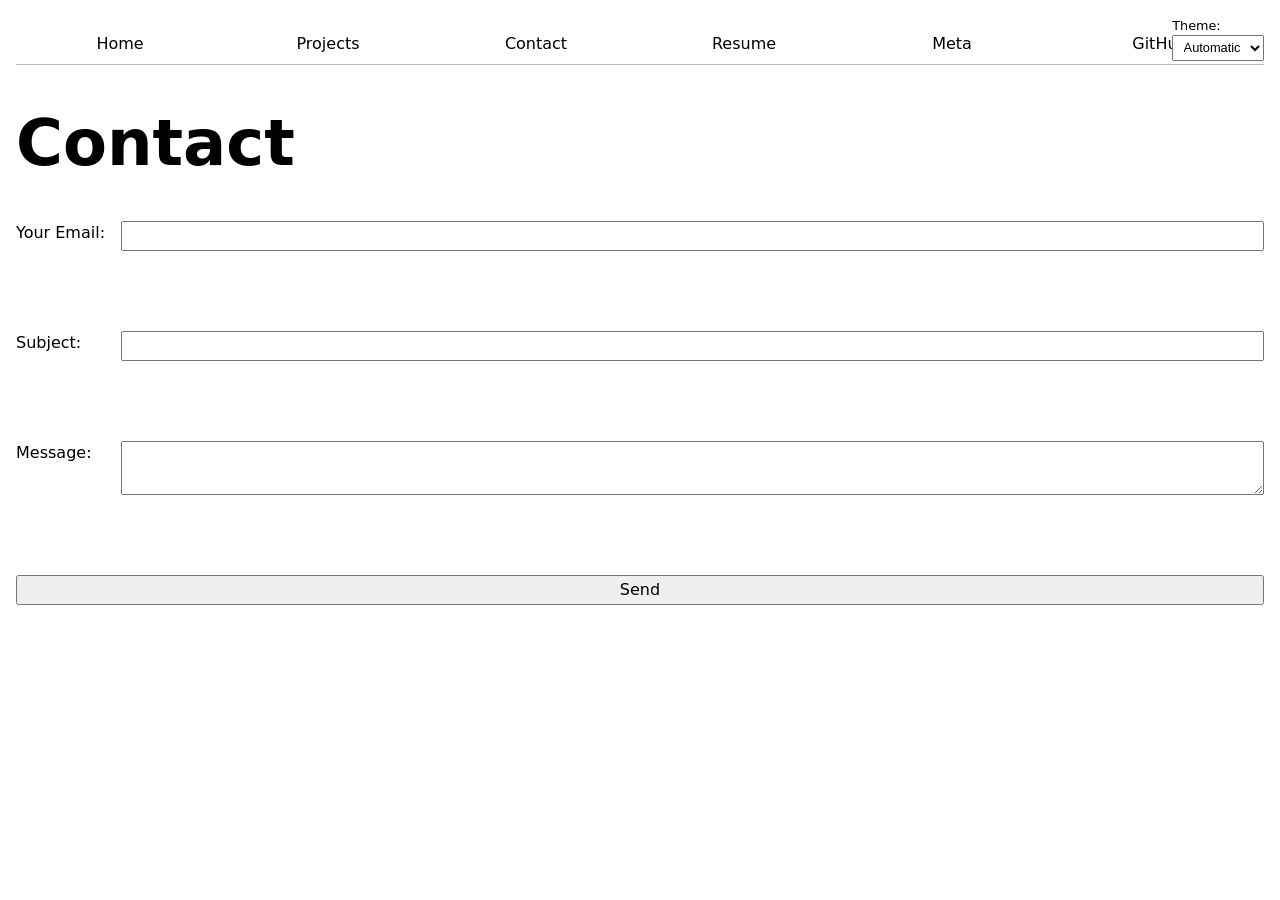
<file: contact/index.html>
<!DOCTYPE html>
<html lang="en">
<head>
    <meta charset="UTF-8">
    <meta name="viewport" content="width=device-width, initial-scale=1.0">
    <title>Contact</title>
    <link rel="stylesheet" href="../style.css">
    <script type="module" src="../global.js"></script>
</head>
<body>

    

    <h1>Contact</h1>

    <form action="mailto:YOUR_EMAIL@gmail.com" method="POST" enctype="text/plain">

        <label>
            Your Email:
            <input name="email" type="email">
        </label>

        <br><br>

        <label>
            Subject:
            <input name="subject">
        </label>

        <br><br>

        <label>
            Message:
            <textarea name="body"></textarea>
        </label>

        <br><br>

        <button>Send</button>

    </form>

</body>
</html>
</file>
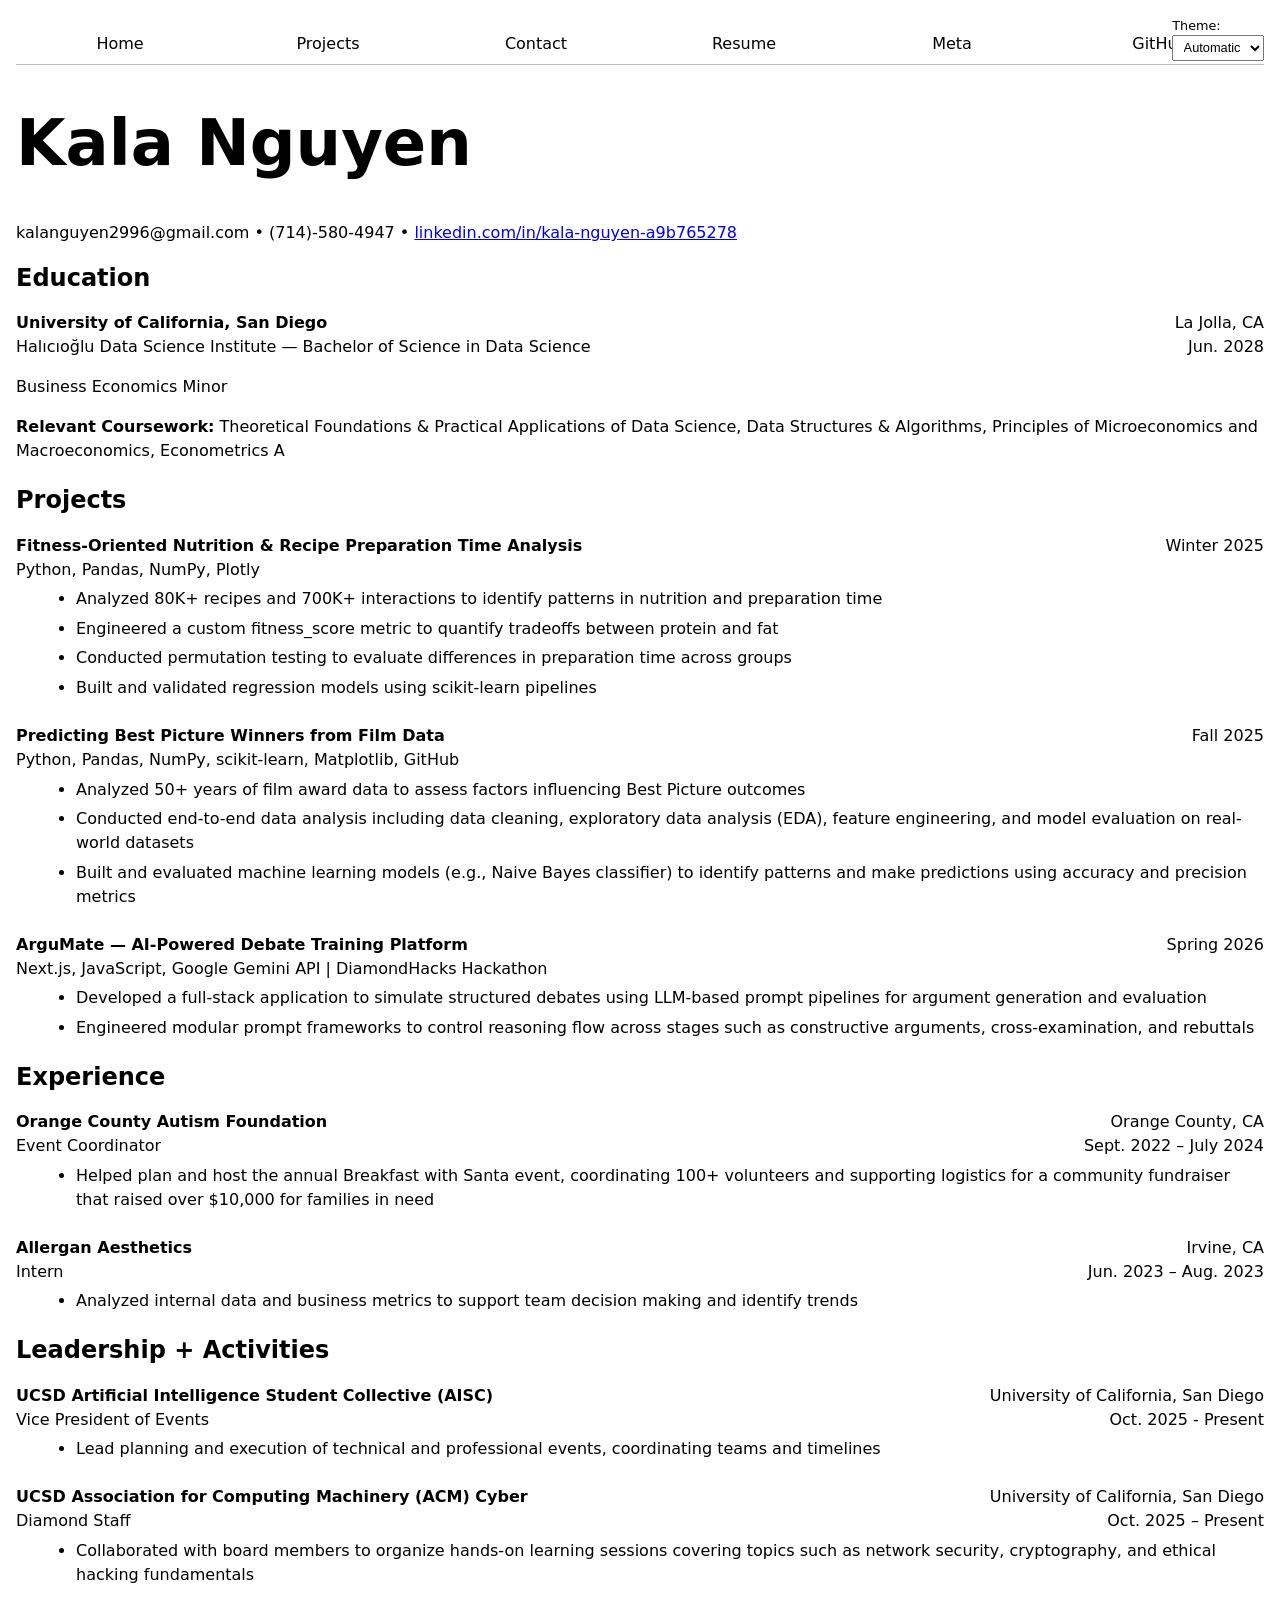
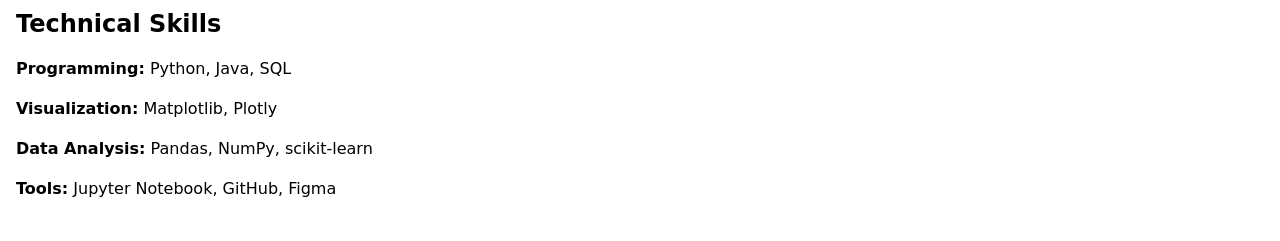
<file: resume/index.html>
<!DOCTYPE html>
<html lang="en">
<head>
    <meta charset="UTF-8">
    <meta name="viewport" content="width=device-width, initial-scale=1.0">
    <title>Kala Nguyen: Resume</title>
    <link rel="stylesheet" href="../style.css">
    <script type="module" src="../global.js"></script>
</head>
<body>

    

    <h1>Kala Nguyen</h1>
    <p>
        kalanguyen2996@gmail.com • (714)-580-4947 •
        <a href="https://linkedin.com/in/kala-nguyen-a9b765278" target="_blank">linkedin.com/in/kala-nguyen-a9b765278</a>
    </p>

    <section>
        <h2>Education</h2>
        <div class="resume-item">
            <div class="resume-header">
                <div>
                    <p><strong>University of California, San Diego</strong></p>
                    <p class="subtitle">Halıcıoğlu Data Science Institute — Bachelor of Science in Data Science</p>
                </div>
                <div class="resume-meta">
                    <p>La Jolla, CA</p>
                    <p>Jun. 2028</p>
                </div>
            </div>
            <p>Business Economics Minor</p>
            <p>
                <strong>Relevant Coursework:</strong> Theoretical Foundations &amp; Practical Applications of Data Science,
                Data Structures &amp; Algorithms, Principles of Microeconomics and Macroeconomics, Econometrics A
            </p>
        </div>
    </section>

    <section>
        <h2>Projects</h2>

        <div class="resume-item">
            <div class="resume-header">
                <div>
                    <p><strong>Fitness-Oriented Nutrition &amp; Recipe Preparation Time Analysis</strong></p>
                    <p class="subtitle">Python, Pandas, NumPy, Plotly</p>
                </div>
                <div class="resume-meta">
                    <p>Winter 2025</p>
                </div>
            </div>
            <ul>
                <li>Analyzed 80K+ recipes and 700K+ interactions to identify patterns in nutrition and preparation time</li>
                <li>Engineered a custom fitness_score metric to quantify tradeoffs between protein and fat</li>
                <li>Conducted permutation testing to evaluate differences in preparation time across groups</li>
                <li>Built and validated regression models using scikit-learn pipelines</li>
            </ul>
        </div>

        <div class="resume-item">
            <div class="resume-header">
                <div>
                    <p><strong>Predicting Best Picture Winners from Film Data</strong></p>
                    <p class="subtitle">Python, Pandas, NumPy, scikit-learn, Matplotlib, GitHub</p>
                </div>
                <div class="resume-meta">
                    <p>Fall 2025</p>
                </div>
            </div>
            <ul>
                <li>Analyzed 50+ years of film award data to assess factors influencing Best Picture outcomes</li>
                <li>Conducted end-to-end data analysis including data cleaning, exploratory data analysis (EDA), feature engineering, and model evaluation on real-world datasets</li>
                <li>Built and evaluated machine learning models (e.g., Naive Bayes classifier) to identify patterns and make predictions using accuracy and precision metrics</li>
            </ul>
        </div>

        <div class="resume-item">
            <div class="resume-header">
                <div>
                    <p><strong>ArguMate — AI-Powered Debate Training Platform</strong></p>
                    <p class="subtitle">Next.js, JavaScript, Google Gemini API | DiamondHacks Hackathon</p>
                </div>
                <div class="resume-meta">
                    <p>Spring 2026</p>
                </div>
            </div>
            <ul>
                <li>Developed a full-stack application to simulate structured debates using LLM-based prompt pipelines for argument generation and evaluation</li>
                <li>Engineered modular prompt frameworks to control reasoning flow across stages such as constructive arguments, cross-examination, and rebuttals</li>
            </ul>
        </div>
    </section>

    <section>
        <h2>Experience</h2>

        <div class="resume-item">
            <div class="resume-header">
                <div>
                    <p><strong>Orange County Autism Foundation</strong></p>
                    <p class="subtitle">Event Coordinator</p>
                </div>
                <div class="resume-meta">
                    <p>Orange County, CA</p>
                    <p>Sept. 2022 – July 2024</p>
                </div>
            </div>
            <ul>
                <li>Helped plan and host the annual Breakfast with Santa event, coordinating 100+ volunteers and supporting logistics for a community fundraiser that raised over $10,000 for families in need</li>
            </ul>
        </div>

        <div class="resume-item">
            <div class="resume-header">
                <div>
                    <p><strong>Allergan Aesthetics</strong></p>
                    <p class="subtitle">Intern</p>
                </div>
                <div class="resume-meta">
                    <p>Irvine, CA</p>
                    <p>Jun. 2023 – Aug. 2023</p>
                </div>
            </div>
            <ul>
                <li>Analyzed internal data and business metrics to support team decision making and identify trends</li>
            </ul>
        </div>
    </section>

    <section>
        <h2>Leadership + Activities</h2>

        <div class="resume-item">
            <div class="resume-header">
                <div>
                    <p><strong>UCSD Artificial Intelligence Student Collective (AISC)</strong></p>
                    <p class="subtitle">Vice President of Events</p>
                </div>
                <div class="resume-meta">
                    <p>University of California, San Diego</p>
                    <p>Oct. 2025 - Present</p>
                </div>
            </div>
            <ul>
                <li>Lead planning and execution of technical and professional events, coordinating teams and timelines</li>
            </ul>
        </div>

        <div class="resume-item">
            <div class="resume-header">
                <div>
                    <p><strong>UCSD Association for Computing Machinery (ACM) Cyber</strong></p>
                    <p class="subtitle">Diamond Staff</p>
                </div>
                <div class="resume-meta">
                    <p>University of California, San Diego</p>
                    <p>Oct. 2025 – Present</p>
                </div>
            </div>
            <ul>
                <li>Collaborated with board members to organize hands-on learning sessions covering topics such as network security, cryptography, and ethical hacking fundamentals</li>
            </ul>
        </div>
    </section>

    <section>
        <h2>Technical Skills</h2>
        <p><strong>Programming:</strong> Python, Java, SQL</p>
        <p><strong>Visualization:</strong> Matplotlib, Plotly</p>
        <p><strong>Data Analysis:</strong> Pandas, NumPy, scikit-learn</p>
        <p><strong>Tools:</strong> Jupyter Notebook, GitHub, Figma</p>
    </section>

</body>
</html>
</file>
<file: style.css>
:root{
  /* Define color palette using OKLCH color space */
   --color-accent: oklch(65% 50% 0);
}
html{
  accent-color: var(--color-accent);
  color-scheme: light dark;
}

body {
  /* Set line height to 1.5 times the font size
	   and use the OS’s UI font as the website font
	 */
  font: 100%/1.5 system-ui;
  max-width: 60inch;
  margin-inline:auto;
  padding: 1rem;
}
  nav {
  display: flex;
  margin-bottom: 1rem;
  border-bottom: 1px solid oklch(80% 3% 200);
  --border-color: oklch(50% 10% 200 / 40%);

}

/* Make all links take equal space */
nav a {
  flex: 1;
  color: inherit;
  text-align: center;
  text-decoration: none;
  padding: 0.5rem;
  
}

/* Style current page */
nav a.current {
  font-weight: bold;
  border-bottom:0.4em solid oklch(70% 4% 200);
  padding-bottom:0.1rem;
}
nav a:hover{
  border-bottom:0.4em solid var(--color-accent);
  padding-bottom:0.1rem;
  background-color: color-mix(in oklch, var(--color-accent), canvas 85%);
}
form {
  display: grid;
  grid-template-columns: auto 1fr;
  gap: 1em;
}

/* Make inputs take full width */
input,
textarea {
  width: 100%;
  box-sizing: border-box;
}
input,textarea, button {
  font: inherit;
}
/* Add spacing around labels */
label {
  display:grid;
  grid-template-columns: subgrid;
  grid-column: 1 / -1;
}
button{
  grid-column: 1 / -1;
}
.projects {
  display: grid;
  grid-template-columns: repeat(auto-fill, minmax(15em, 1fr));
  gap: 1rem;
}
/* Make each article use subgrid for rows */
.projects article {
  display: grid;
  grid-template-rows: subgrid;
  grid-row: span 3;
  gap: 1em;
}

/* Fix heading spacing */
.projects h2 {
  margin: 0;
}
/* Make h1 much larger */
h1 {
  font-size: 400%;
}

/* Apply good defaults to all headings */
h1, h2, h3, h4, h5, h6 {
  line-height: 1.1;
  text-wrap: balance;
}
.resume-header {
  display: flex;
  justify-content: space-between;
  align-items: flex-start;
  gap: 2rem;
}

.resume-header p {
  margin: 0;
}

.resume-meta {
  text-align: right;
  white-space: nowrap;
}

.resume-item {
  margin-bottom: 1.5rem;
}

.subtitle {
  margin: 0.15rem 0 0 0;
}

section > p,
section ul {
  margin-top: 0.35rem;
}

ul {
  margin: 0.35rem 0 0 1.25rem;
}

li {
  margin-bottom: 0.35rem;
}
.color-scheme {
  position: absolute;
  top: 1rem;
  right: 1rem;
  font-size: 0.8rem;
}
.color-scheme select {
  font-size: 0.8rem;
  padding: 0.2rem 0.4rem;
  height: auto;
}
#profile-stats dl {
  display: grid;
  grid-template-columns: repeat(4, 1fr);
  gap: 1rem;
  text-align: center;
}

#profile-stats dt {
  grid-row: 1;
  color: gray;
  text-transform: uppercase;
  font-size: 0.9rem;
}

#profile-stats dd {
  grid-row: 2;
  margin: 0;
  font-size: 2.5rem;
}
.project-year {
  color: gray;
  font-family: Baskerville, serif;
  font-variant-numeric: oldstyle-nums;
  margin-top: 0.5em;
}
#projects-pie-plot {
  max-width: 20em;
  margin-block: 2em;
  overflow: visible;
}

#projects-pie-plot {
  max-width: 20em;
  margin-block: 2em;
  overflow: visible;
}

.container {
  display: flex;
  align-items: center;
  gap: 2em;
}

.legend {
  display: grid;
  grid-template-columns: repeat(auto-fill, minmax(9em, 1fr));
  gap: 1em;
  border: 1px solid #ccc;
  padding: 1em;
  margin: 1em 0;
  flex: 1;
  list-style: none;
}

.legend-item {
  display: flex;
  align-items: center;
  gap: 0.5em;
}

.swatch {
  display: inline-block;
  width: 1em;
  aspect-ratio: 1 / 1;
  border-radius: 50%;
  background-color: var(--color);
}
/* Wedge hover effect */
svg {
  &:has(path:hover) {
    path:not(:hover) {
      opacity: 0.5;
    }
  }
}

path {
  transition: 300ms;
  cursor: pointer;
}

/* Selected wedge/legend item */
.selected {
  --color: oklch(60% 45% 0) !important;

  &:is(path) {
    fill: var(--color);
  }
}
dl.stats {
  display: grid;
  grid-template-columns: repeat(auto-fill, minmax(10em, 1fr));
  gap: 0.5rem 1rem;
}
dl.stats dt {
  grid-row: 1;
  color: gray;
  text-transform: uppercase;
  font-size: 0.8rem;
}
dl.stats dd {
  grid-row: 2;
  margin: 0;
  font-size: 2rem;
  font-weight: bold;
}
#chart svg {
  width: 100%;
  height: auto;

}
dl.info {
  display: grid;
  grid-template-columns: max-content auto;
  gap: 0.25em 1em;
  transition-duration: 500ms;
  transition-property: opacity, visibility;
}

dl.info dt {
  color: gray;
  font-weight: normal;
}

dl.info dd {
  margin: 0;
  font-weight: bold;
}
dl.info[hidden]:not(:hover, :focus-within) {
  opacity: 0;
  visibility: hidden;
}
.tooltip {
  position: fixed;
  top: 1em;
  left: 1em;
  background-color: rgb(255 255 255 / 0.9);
  box-shadow: 0 4px 12px rgb(0 0 0 / 0.15);
  border-radius: 0.5em;
  padding: 1em;
  backdrop-filter: blur(6px);
  border: 1px solid rgb(0 0 0 / 0.1);
}

circle {
  
  transform-origin: center;
  transform-box: fill-box;

}


circle.selected {
  fill: #ff6b6b;
}
.projects img {
  width: 100%;
  height: 200px;
  object-fit: cover;
  border-radius: 0.5rem;
}
#files {
  display: grid;
  grid-template-columns: 1fr 4fr;
 
  > div {
    grid-column: 1 / -1;
    display: grid;
    grid-template-columns: subgrid;
  }
 
  dt {
    grid-column: 1;
  }
 
  dd {
    grid-column: 2;
    display: flex;
    flex-wrap: wrap;
    align-items: start;
    align-content: start;
    gap: 0.15em;
    padding-top: 0.6em;
    margin-left: 0;
  }
}
 
.loc {
  display: flex;
  width: 0.5em;
  aspect-ratio: 1;
  background: var(--color);
  border-radius: 50%;
}

.step {
  padding-bottom: 40vh;
}
 
#scrolly-1 {
  position: relative;
  display: flex;
  gap: 1rem;
 
  > * {
    flex: 1;
  }
}
 
#scatter-story {
  position: relative;
}
 
#scatter-plot {
  position: sticky;
  top: 0;
  left: 0;
  bottom: auto;
  height: 50vh;
}
</file>
